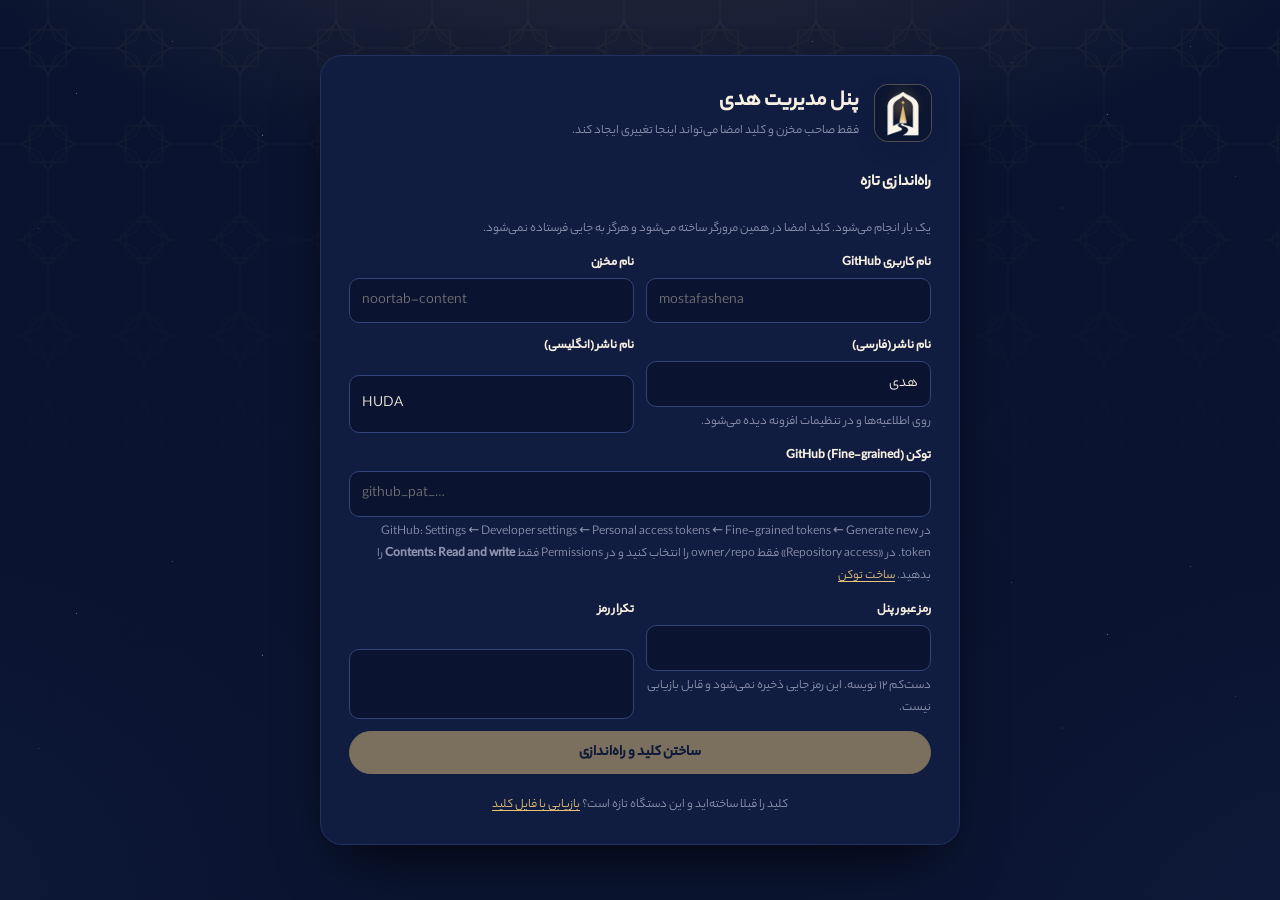
<file: index.html>
<!doctype html>
<html lang="fa" dir="rtl">
  <head>
    <meta charset="utf-8" />
    <meta name="viewport" content="width=device-width, initial-scale=1" />
    <meta name="referrer" content="no-referrer" />
    <meta http-equiv="Content-Security-Policy" content="default-src 'self'; script-src 'self'; style-src 'self'; img-src 'self' blob: data:; font-src 'self'; connect-src 'self' https://api.github.com https://api.aladhan.com https://geocoding-api.open-meteo.com; object-src 'none'; base-uri 'none'; form-action 'none'" />
    <meta name="robots" content="noindex, nofollow" />
    <title>پنل مدیریت هدی</title>
    <link rel="icon" href="./icon128.png" />
    <link rel="stylesheet" href="./assets/admin.css" />
  </head>
  <body>
    <noscript>برای استفاده از پنل، JavaScript را روشن کنید.</noscript>
    <div id="root"></div>
    <script type="module" src="./assets/admin.js"></script>
  </body>
</html>
</file>
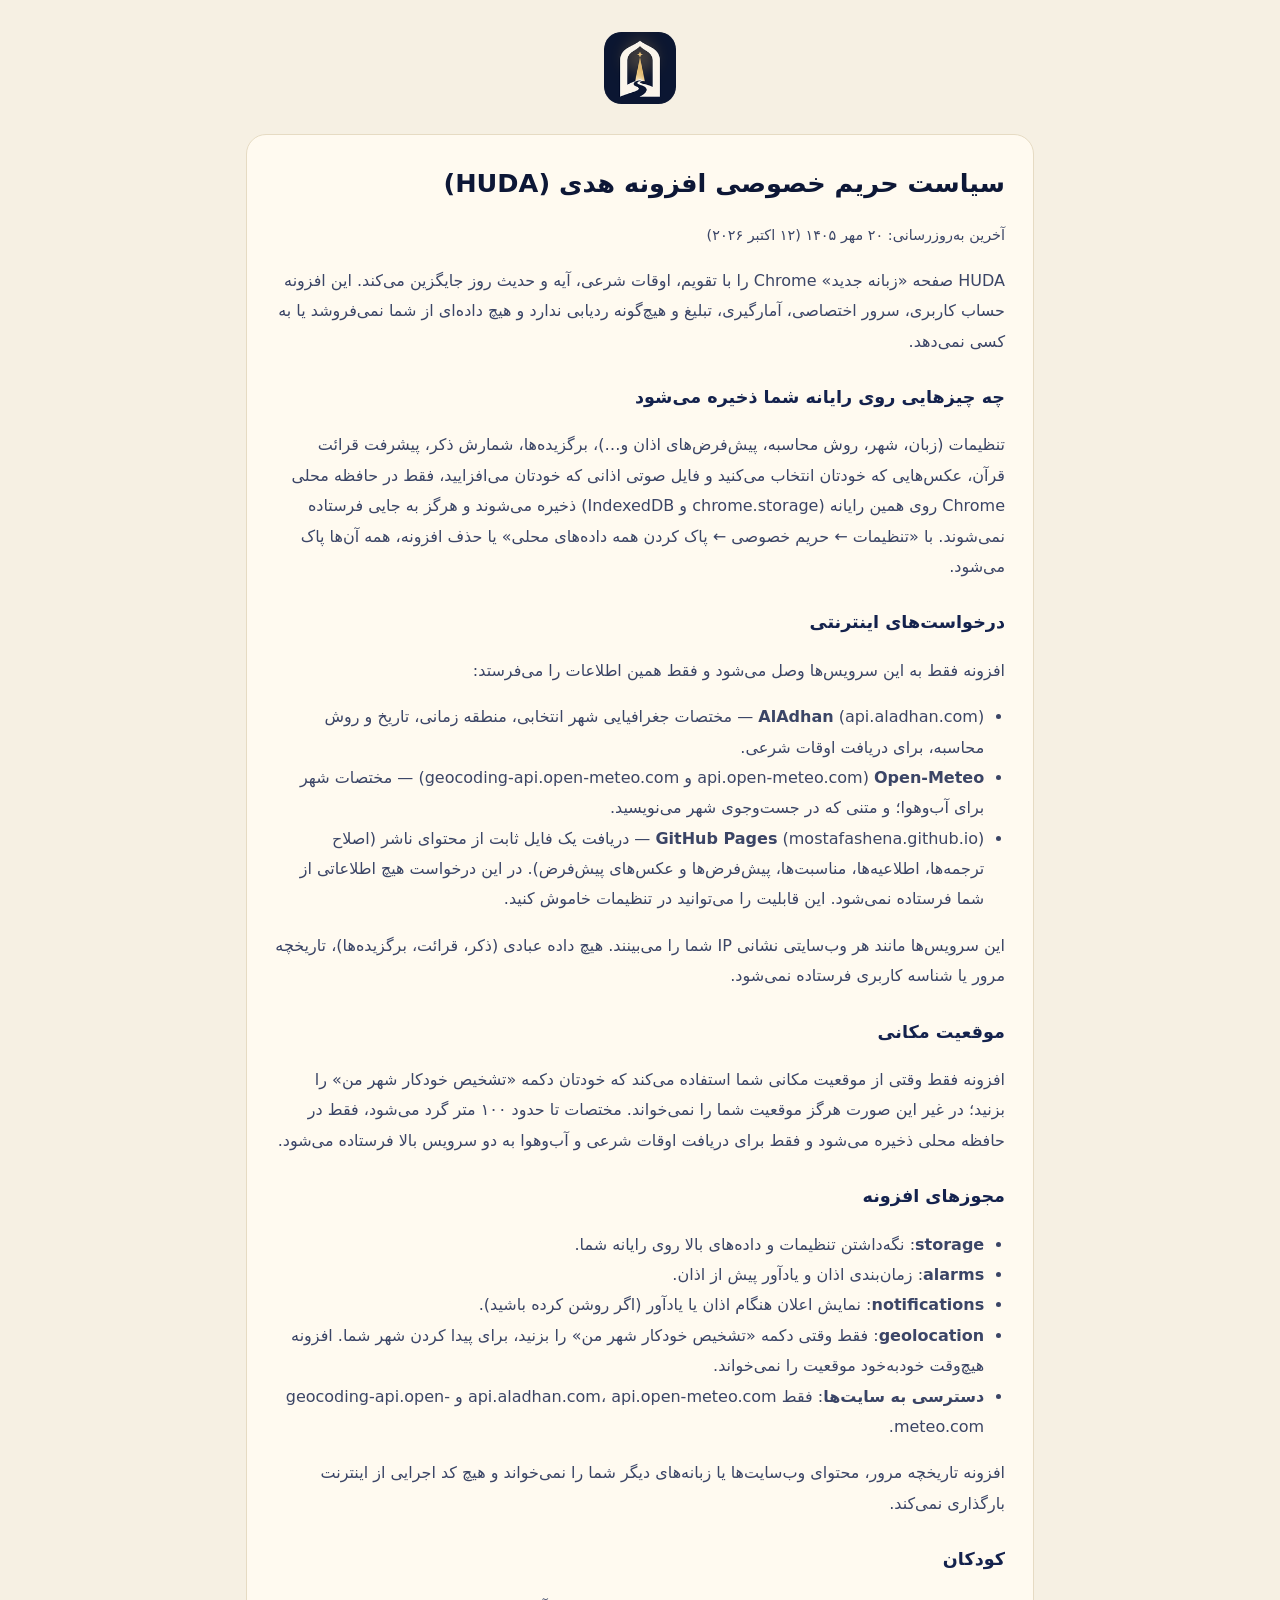
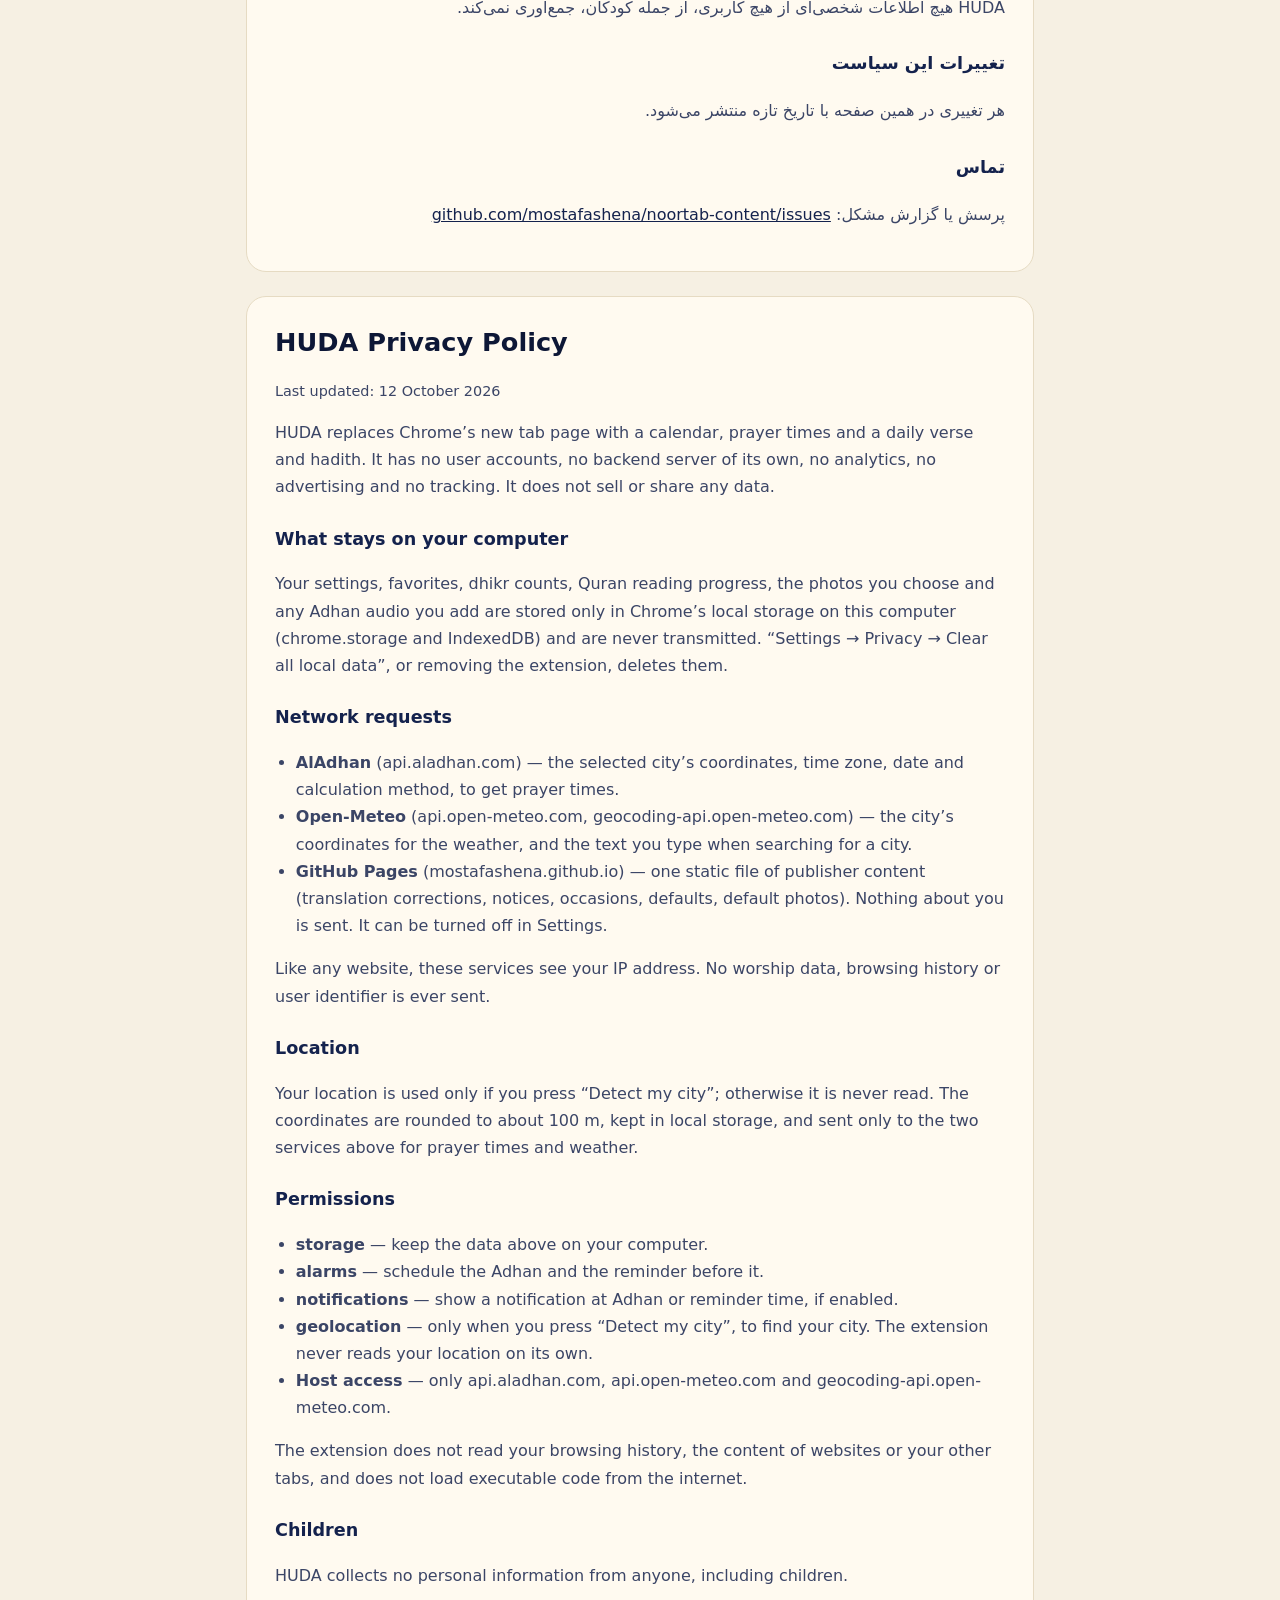
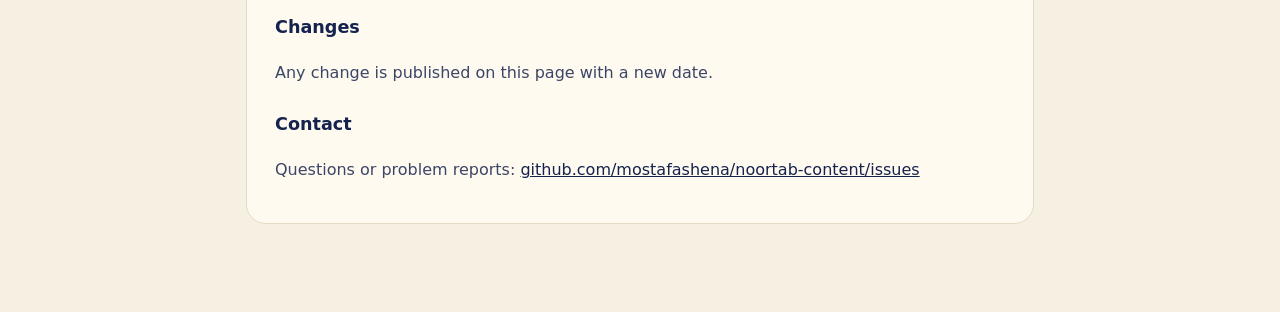
<file: privacy.html>
<!doctype html>
<html lang="fa" dir="rtl">
  <head>
    <meta charset="utf-8" />
    <meta name="viewport" content="width=device-width, initial-scale=1" />
    <title>سیاست حریم خصوصی هدی · HUDA Privacy Policy</title>
    <link rel="icon" href="./icon128.png" />
    <style>
      :root {
        color-scheme: light dark;
        --bg: #f6f0e3;
        --surface: #fffaf0;
        --ink: #0d1736;
        --ink-2: #3b4566;
        --line: #e6dbc3;
        --primary: #14224d;
      }
      @media (prefers-color-scheme: dark) {
        :root {
          --bg: #0a1430;
          --surface: #101c40;
          --ink: #f7f0e2;
          --ink-2: #cdc6b6;
          --line: #22315f;
          --primary: #e6c27a;
        }
      }
      * {
        box-sizing: border-box;
      }
      body {
        margin: 0;
        background: var(--bg);
        color: var(--ink);
        font: 16px/1.9 Tahoma, 'Segoe UI', system-ui, sans-serif;
      }
      main {
        max-width: 820px;
        margin: 0 auto;
        padding: 32px 16px 64px;
      }
      article {
        background: var(--surface);
        border: 1px solid var(--line);
        border-radius: 20px;
        padding: 24px 28px;
        margin-block-end: 24px;
      }
      h1 {
        font-size: 1.6rem;
        margin: 0 0 4px;
      }
      h2 {
        font-size: 1.1rem;
        margin: 24px 0 6px;
        color: var(--primary);
      }
      p,
      li {
        color: var(--ink-2);
      }
      ul {
        padding-inline-start: 1.3em;
      }
      a {
        color: var(--primary);
      }
      .meta {
        font-size: 0.9rem;
      }
      [lang='en'] {
        font-family: system-ui, 'Segoe UI', sans-serif;
        line-height: 1.7;
      }
    </style>
  </head>
  <body>
    <main>
      <p style="text-align:center;margin:0 0 20px"><img src="./brand-tile.png" width="72" height="72" alt="HUDA" style="border-radius:24%"></p>
      <article lang="fa" dir="rtl">
        <h1>سیاست حریم خصوصی افزونه هدی (HUDA)</h1>
        <p class="meta">آخرین به‌روزرسانی: ۲۰ مهر ۱۴۰۵ (۱۲ اکتبر ۲۰۲۶)</p>

        <p>HUDA صفحه «زبانه جدید» Chrome را با تقویم، اوقات شرعی، آیه و حدیث روز جایگزین می‌کند. این افزونه حساب کاربری، سرور اختصاصی، آمارگیری، تبلیغ و هیچ‌گونه ردیابی ندارد و هیچ داده‌ای از شما نمی‌فروشد یا به کسی نمی‌دهد.</p>

        <h2>چه چیزهایی روی رایانه شما ذخیره می‌شود</h2>
        <p>
          تنظیمات (زبان، شهر، روش محاسبه، پیش‌فرض‌های اذان و…)، برگزیده‌ها، شمارش ذکر، پیشرفت قرائت قرآن، عکس‌هایی که خودتان انتخاب می‌کنید و فایل صوتی اذانی که خودتان می‌افزایید، فقط در حافظه محلی Chrome روی همین رایانه (chrome.storage و IndexedDB) ذخیره می‌شوند و
          هرگز به جایی فرستاده نمی‌شوند. با «تنظیمات ← حریم خصوصی ← پاک کردن همه داده‌های محلی» یا حذف افزونه، همه آن‌ها پاک می‌شود.
        </p>

        <h2>درخواست‌های اینترنتی</h2>
        <p>افزونه فقط به این سرویس‌ها وصل می‌شود و فقط همین اطلاعات را می‌فرستد:</p>
        <ul>
          <li><b>AlAdhan</b> (api.aladhan.com) — مختصات جغرافیایی شهر انتخابی، منطقه زمانی، تاریخ و روش محاسبه، برای دریافت اوقات شرعی.</li>
          <li><b>Open-Meteo</b> (api.open-meteo.com و geocoding-api.open-meteo.com) — مختصات شهر برای آب‌وهوا؛ و متنی که در جست‌وجوی شهر می‌نویسید.</li>
          <li><b>GitHub Pages</b> (mostafashena.github.io) — دریافت یک فایل ثابت از محتوای ناشر (اصلاح ترجمه‌ها، اطلاعیه‌ها، مناسبت‌ها، پیش‌فرض‌ها و عکس‌های پیش‌فرض). در این درخواست هیچ اطلاعاتی از شما فرستاده نمی‌شود. این قابلیت را می‌توانید در تنظیمات خاموش کنید.</li>
        </ul>
        <p>این سرویس‌ها مانند هر وب‌سایتی نشانی IP شما را می‌بینند. هیچ داده عبادی (ذکر، قرائت، برگزیده‌ها)، تاریخچه مرور یا شناسه کاربری فرستاده نمی‌شود.</p>

        <h2>موقعیت مکانی</h2>
        <p>افزونه فقط وقتی از موقعیت مکانی شما استفاده می‌کند که خودتان دکمه «تشخیص خودکار شهر من» را بزنید؛ در غیر این صورت هرگز موقعیت شما را نمی‌خواند. مختصات تا حدود ۱۰۰ متر گرد می‌شود، فقط در حافظه محلی ذخیره می‌شود و فقط برای دریافت اوقات شرعی و آب‌وهوا به دو سرویس بالا فرستاده می‌شود.</p>

        <h2>مجوزهای افزونه</h2>
        <ul>
          <li><b>storage</b>: نگه‌داشتن تنظیمات و داده‌های بالا روی رایانه شما.</li>
          <li><b>alarms</b>: زمان‌بندی اذان و یادآور پیش از اذان.</li>
          <li><b>notifications</b>: نمایش اعلان هنگام اذان یا یادآور (اگر روشن کرده باشید).</li>
          <li><b>geolocation</b>: فقط وقتی دکمه «تشخیص خودکار شهر من» را بزنید، برای پیدا کردن شهر شما. افزونه هیچ‌وقت خودبه‌خود موقعیت را نمی‌خواند.</li>
          <li><b>دسترسی به سایت‌ها</b>: فقط api.aladhan.com، api.open-meteo.com و geocoding-api.open-meteo.com.</li>
        </ul>
        <p>افزونه تاریخچه مرور، محتوای وب‌سایت‌ها یا زبانه‌های دیگر شما را نمی‌خواند و هیچ کد اجرایی از اینترنت بارگذاری نمی‌کند.</p>

        <h2>کودکان</h2>
        <p>HUDA هیچ اطلاعات شخصی‌ای از هیچ کاربری، از جمله کودکان، جمع‌آوری نمی‌کند.</p>

        <h2>تغییرات این سیاست</h2>
        <p>هر تغییری در همین صفحه با تاریخ تازه منتشر می‌شود.</p>

        <h2>تماس</h2>
        <p>پرسش یا گزارش مشکل: <a href="https://github.com/mostafashena/noortab-content/issues">github.com/mostafashena/noortab-content/issues</a></p>
      </article>

      <article lang="en" dir="ltr">
        <h1>HUDA Privacy Policy</h1>
        <p class="meta">Last updated: 12 October 2026</p>

        <p>HUDA replaces Chrome’s new tab page with a calendar, prayer times and a daily verse and hadith. It has no user accounts, no backend server of its own, no analytics, no advertising and no tracking. It does not sell or share any data.</p>

        <h2>What stays on your computer</h2>
        <p>
          Your settings, favorites, dhikr counts, Quran reading progress, the photos you choose and any Adhan audio you add are stored only in Chrome’s local storage on this computer (chrome.storage and IndexedDB) and are never transmitted. “Settings → Privacy → Clear all local data”, or removing the
          extension, deletes them.
        </p>

        <h2>Network requests</h2>
        <ul>
          <li><b>AlAdhan</b> (api.aladhan.com) — the selected city’s coordinates, time zone, date and calculation method, to get prayer times.</li>
          <li><b>Open-Meteo</b> (api.open-meteo.com, geocoding-api.open-meteo.com) — the city’s coordinates for the weather, and the text you type when searching for a city.</li>
          <li><b>GitHub Pages</b> (mostafashena.github.io) — one static file of publisher content (translation corrections, notices, occasions, defaults, default photos). Nothing about you is sent. It can be turned off in Settings.</li>
        </ul>
        <p>Like any website, these services see your IP address. No worship data, browsing history or user identifier is ever sent.</p>

        <h2>Location</h2>
        <p>Your location is used only if you press “Detect my city”; otherwise it is never read. The coordinates are rounded to about 100 m, kept in local storage, and sent only to the two services above for prayer times and weather.</p>

        <h2>Permissions</h2>
        <ul>
          <li><b>storage</b> — keep the data above on your computer.</li>
          <li><b>alarms</b> — schedule the Adhan and the reminder before it.</li>
          <li><b>notifications</b> — show a notification at Adhan or reminder time, if enabled.</li>
          <li><b>geolocation</b> — only when you press “Detect my city”, to find your city. The extension never reads your location on its own.</li>
          <li><b>Host access</b> — only api.aladhan.com, api.open-meteo.com and geocoding-api.open-meteo.com.</li>
        </ul>
        <p>The extension does not read your browsing history, the content of websites or your other tabs, and does not load executable code from the internet.</p>

        <h2>Children</h2>
        <p>HUDA collects no personal information from anyone, including children.</p>

        <h2>Changes</h2>
        <p>Any change is published on this page with a new date.</p>

        <h2>Contact</h2>
        <p>Questions or problem reports: <a href="https://github.com/mostafashena/noortab-content/issues">github.com/mostafashena/noortab-content/issues</a></p>
      </article>
    </main>
  </body>
</html>
</file>
<file: assets/admin.css>
@font-face{font-family:Yekan Bakh;src:url("./YekanBakh-Light-4QTHQUDA.woff2") format("woff2");font-weight:300;font-style:normal;font-display:swap}@font-face{font-family:Yekan Bakh;src:url("./YekanBakh-Regular-XJI5PCKU.woff2") format("woff2");font-weight:400;font-style:normal;font-display:swap}@font-face{font-family:Yekan Bakh;src:url("./YekanBakh-Medium-XVY5JBR6.woff2") format("woff2");font-weight:500;font-style:normal;font-display:swap}@font-face{font-family:Vazirmatn;src:url("./Vazirmatn-Variable-J7YSMCQ3.woff2") format("woff2");font-weight:100 900;font-style:normal;font-display:swap}@font-face{font-family:Amiri;src:url("./Amiri-Regular-ZVCHJ7IW.ttf") format("truetype");font-weight:400;font-style:normal;font-display:swap}@font-face{font-family:Amiri;src:url("./Amiri-Bold-BXEKCZ6B.ttf") format("truetype");font-weight:700;font-style:normal;font-display:swap}:root{color-scheme:light;--bg: #f6f0e3;--bg-deep: #ede3cf;--surface: #fffaf0;--surface-2: #f6eedd;--line: #e6dbc3;--line-strong: #d3c3a1;--ink: #0d1736;--ink-2: #3b4566;--ink-3: #6a7090;--primary: #14224d;--primary-strong: #0b1632;--primary-ink: #faf4ea;--primary-soft: #e6e7f0;--gold: #9c7329;--gold-line: #d4b46e;--gold-soft: #f5ead0;--gold-glow: rgb(214 170 90 / 22%);--celebration: #a8782a;--mourning: #5b6280;--observance: #3b4f8f;--danger: #a23a2c;--danger-soft: #f7e3de;--warn-soft: #fbf0d6;--brand-mark-bg: #0b1632;--brand-mark-line: #e4be76;--brand-mark-core: #faf4ea;--card-bg: rgb(255 250 240 / 88%);--card-edge: rgb(212 180 110 / 45%);--night: #0b1632;--ivory: #faf4ea;--gold-bright: #e9c77f;--shadow-sm: 0 1px 2px rgb(11 22 50 / 7%);--shadow: 0 1px 2px rgb(11 22 50 / 6%), 0 14px 32px -20px rgb(11 22 50 / 32%);--shadow-lg: 0 24px 60px -24px rgb(11 22 50 / 50%);--radius-lg: 22px;--radius: 16px;--radius-sm: 10px;--radius-pill: 999px;--space-1: 4px;--space-2: 8px;--space-3: 12px;--space-4: 16px;--space-5: 20px;--space-6: 28px;--space-7: 40px;--font-ui: "Yekan Bakh", "Vazirmatn", "Segoe UI", system-ui, -apple-system, "Helvetica Neue", Tahoma, sans-serif;--font-ar: "Amiri", "Scheherazade New", "Noto Naskh Arabic", "Traditional Arabic", "Geeza Pro", serif;--text-xs: .75rem;--text-sm: .8125rem;--text-md: .9375rem;--text-lg: 1.0625rem;--text-xl: 1.3rem}:root[data-theme=dark],.night{color-scheme:dark;--bg: #0a1430;--bg-deep: #060d22;--surface: #101c40;--surface-2: #15234c;--line: #22315f;--line-strong: #31437a;--ink: #f7f0e2;--ink-2: #cdc6b6;--ink-3: #9096b0;--primary: #e6c27a;--primary-strong: #f3d89c;--primary-ink: #0b1632;--primary-soft: #1d2a55;--gold: #e6c27a;--gold-line: #7d6a43;--gold-soft: #24284a;--gold-glow: rgb(230 194 122 / 18%);--celebration: #f0d08a;--mourning: #a6aecb;--observance: #9fb4ee;--danger: #f0998b;--danger-soft: #3a1f2a;--warn-soft: #2a2a40;--brand-mark-bg: #0b1632;--card-bg: rgb(16 28 64 / 72%);--card-edge: rgb(230 194 122 / 22%);--shadow-sm: 0 1px 2px rgb(0 0 0 / 35%);--shadow: 0 1px 2px rgb(0 0 0 / 30%), 0 18px 40px -22px rgb(0 0 0 / 80%);--shadow-lg: 0 24px 60px -20px rgb(0 0 0 / 85%)}*,*:before,*:after{box-sizing:border-box}html{font-size:16px;-webkit-text-size-adjust:100%}body{margin:0;min-height:100vh;background:var(--bg);color:var(--ink);font-family:var(--font-ui);font-size:var(--text-md);line-height:1.7;-webkit-font-smoothing:antialiased;text-rendering:optimizeLegibility}@media(prefers-color-scheme:dark){:root:not([data-theme]) body{background:#0a1430}}h1,h2,h3,p,ul,ol,dl,dd,figure{margin:0}ul,ol{padding:0;list-style:none}button,input,select,textarea{font:inherit;color:inherit}button{cursor:pointer}button:disabled{cursor:not-allowed;opacity:.5}svg{flex:none}:focus-visible{outline:2px solid var(--gold-line);outline-offset:2px;border-radius:6px}::selection{background:var(--gold-soft);color:var(--ink)}.sr-only{position:absolute;width:1px;height:1px;padding:0;margin:-1px;overflow:hidden;clip:rect(0,0,0,0);white-space:nowrap;border:0}.arabic{font-family:var(--font-ar);line-height:2.1;color:var(--ink);text-align:start}@media(prefers-reduced-motion:reduce){*,*:before,*:after{animation-duration:.01ms!important;animation-iteration-count:1!important;transition-duration:.01ms!important;scroll-behavior:auto!important}}body{background-color:var(--bg);background-image:radial-gradient(1100px 560px at 50% -220px,var(--gold-glow),transparent 72%),radial-gradient(900px 700px at 110% 110%,rgb(60 80 170 / 9%),transparent 70%),radial-gradient(800px 600px at -10% 100%,rgb(60 80 170 / 7%),transparent 70%);background-attachment:fixed}body:before{content:"";position:fixed;inset:0;z-index:-1;pointer-events:none;opacity:.06;background-image:url("data:image/svg+xml,%3Csvg xmlns='http://www.w3.org/2000/svg' width='96' height='96' viewBox='0 0 96 96'%3E%3Cg fill='none' stroke='%23c9a45a' stroke-width='1'%3E%3Cpath d='M48 20 L56 40 L76 48 L56 56 L48 76 L40 56 L20 48 L40 40 Z'/%3E%3Crect x='30' y='30' width='36' height='36'/%3E%3Crect x='30' y='30' width='36' height='36' transform='rotate(45 48 48)'/%3E%3Cpath d='M0 48 H20 M76 48 H96 M48 0 V20 M48 76 V96'/%3E%3C/g%3E%3C/svg%3E");background-size:96px 96px;-webkit-mask-image:linear-gradient(to bottom,#000 0%,rgb(0 0 0 / 35%) 45%,transparent 85%);mask-image:linear-gradient(to bottom,#000 0%,rgb(0 0 0 / 35%) 45%,transparent 85%)}:root[data-theme=dark] body:before{opacity:.07}:root[data-theme=dark] body:after{content:"";position:fixed;inset:0;z-index:-1;pointer-events:none;background-image:radial-gradient(1.2px 1.2px at 12% 18%,rgb(250 244 234 / 70%),transparent 60%),radial-gradient(1px 1px at 27% 8%,rgb(250 244 234 / 55%),transparent 60%),radial-gradient(1.4px 1.4px at 41% 26%,rgb(243 216 156 / 70%),transparent 60%),radial-gradient(1px 1px at 58% 12%,rgb(250 244 234 / 50%),transparent 60%),radial-gradient(1.3px 1.3px at 73% 22%,rgb(250 244 234 / 65%),transparent 60%),radial-gradient(1px 1px at 86% 9%,rgb(243 216 156 / 55%),transparent 60%),radial-gradient(1.1px 1.1px at 93% 34%,rgb(250 244 234 / 45%),transparent 60%),radial-gradient(1px 1px at 6% 44%,rgb(250 244 234 / 40%),transparent 60%),radial-gradient(1.2px 1.2px at 66% 40%,rgb(250 244 234 / 35%),transparent 60%);background-size:640px 520px;animation:huda-breathe 9s ease-in-out infinite alternate}@keyframes huda-breathe{0%{opacity:.55}to{opacity:1}}.card{background:var(--card-bg);border-color:var(--card-edge);-webkit-backdrop-filter:blur(12px) saturate(1.15);backdrop-filter:blur(12px) saturate(1.15)}:root[data-theme=dark] .card{box-shadow:inset 0 1px #faf4ea0d,var(--shadow)}.card__icon{background:var(--gold-soft);color:var(--gold)}:root[data-theme=dark] .card__icon{box-shadow:0 0 18px -4px var(--gold-glow)}:root[data-theme=dark] .arabic{text-shadow:0 0 28px rgb(230 194 122 / 14%)}.brand__mark{border-radius:24%;box-shadow:0 6px 22px -8px #0b163299}:root[data-theme=dark] .brand__mark{box-shadow:0 0 0 1px #e6c27a40,0 0 26px -6px var(--gold-glow)}.brand__name{background:linear-gradient(180deg,var(--primary) 0%,var(--primary-strong) 100%);-webkit-background-clip:text;background-clip:text;color:transparent}:root[data-theme=dark] .brand__name{background:linear-gradient(180deg,#f6dfa6,#d9b064);-webkit-background-clip:text;background-clip:text}.brand__latin{letter-spacing:.42em}.sacred{position:absolute;inset:0;inline-size:100%;block-size:100%;z-index:-2}.sacred__scene{transform:translate(-190px)}:root[dir=ltr] .sacred__scene{transform:translate(190px)}.sacred__star{transform-box:fill-box;transform-origin:center;filter:drop-shadow(0 0 10px rgb(243 216 156 / 85%));animation:huda-star 5s ease-in-out infinite}.sacred__beam{mix-blend-mode:screen;animation:huda-beam 8s ease-in-out infinite alternate}.sacred__halo{animation:huda-beam 10s ease-in-out infinite alternate}.sacred__twinkle{animation:huda-twinkle 4s ease-in-out infinite alternate}@keyframes huda-star{0%,to{transform:scale(1);opacity:.95}50%{transform:scale(1.12);opacity:1}}@keyframes huda-beam{0%{opacity:.7}to{opacity:1}}@keyframes huda-twinkle{0%{opacity:.15}to{opacity:.95}}@media(max-width:900px){.sacred__scene,:root[dir=ltr] .sacred__scene{transform:none}}@media(prefers-reduced-motion:reduce){:root[data-theme=dark] body:after,.sacred__star,.sacred__beam,.sacred__halo,.sacred__twinkle{animation:none}}:root[data-theme=dark] *,.night *{scrollbar-color:#2c3c6e transparent}a{color:inherit}code{font-family:ui-monospace,SFMono-Regular,Menlo,Consolas,monospace;font-size:.85em;background:var(--surface-2);padding:1px 6px;border-radius:6px}small{color:var(--ink-3)}.a-loading{display:grid;place-items:center;min-height:100vh;color:var(--ink-3)}.a-login{display:grid;place-items:center;min-height:100vh;padding:var(--space-5)}.a-login__card{width:min(640px,100%);background:var(--surface);border:1px solid var(--line);border-radius:var(--radius-lg);box-shadow:var(--shadow-lg);padding:var(--space-6);display:grid;gap:var(--space-5)}.a-brand{display:flex;align-items:center;gap:var(--space-4)}.a-brand h1{font-size:1.35rem}.a-brand__mark{inline-size:56px;block-size:56px;border-radius:24%;flex:none;box-shadow:0 0 0 1px #e6c27a4d,0 8px 24px -10px #0b163299}.a-brand--side .a-brand__mark{inline-size:42px;block-size:42px}.a-brand--side small{display:block;font-size:var(--text-xs)}.a-switch{text-align:center;color:var(--ink-3);font-size:var(--text-sm)}.a-forget{margin-block-start:var(--space-3);font-size:var(--text-sm)}.a-shell{display:grid;grid-template-columns:260px minmax(0,1fr);min-height:100vh}.a-side{position:sticky;top:0;block-size:100vh;overflow:auto;display:flex;flex-direction:column;gap:var(--space-4);padding:var(--space-5) var(--space-4);background:var(--surface);border-inline-end:1px solid var(--line)}.a-nav{display:grid;gap:2px;flex:1;align-content:start}.a-nav__group{margin:var(--space-4) var(--space-3) var(--space-1);font-size:var(--text-xs);font-weight:700;color:var(--ink-3)}.a-nav__item{display:flex;align-items:center;gap:var(--space-3);inline-size:100%;padding:var(--space-2) var(--space-3);border:0;border-radius:var(--radius-sm);background:transparent;color:var(--ink-2);font:inherit;text-align:start;cursor:pointer}.a-nav__item:hover{background:var(--surface-2)}.a-nav__item.is-active{background:var(--primary-soft);color:var(--primary);font-weight:700}.a-side__foot{display:grid;gap:var(--space-2)}.a-main{padding:var(--space-6);display:grid;gap:var(--space-5);align-content:start;min-width:0}.a-banner{position:sticky;top:var(--space-3);z-index:5;display:flex;align-items:center;justify-content:space-between;gap:var(--space-4);padding:var(--space-3) var(--space-4);border-radius:var(--radius);background:var(--gold-soft);border:1px solid var(--gold-line);box-shadow:var(--shadow)}.a-section{background:var(--card-bg);border:1px solid var(--card-edge);-webkit-backdrop-filter:blur(12px);backdrop-filter:blur(12px);border-radius:var(--radius-lg);box-shadow:var(--shadow-sm);padding:var(--space-5) var(--space-6);display:grid;gap:var(--space-4)}.a-section__head{display:flex;align-items:center;justify-content:space-between;gap:var(--space-3)}.a-section__head h2{font-size:1.2rem}.a-intro{display:grid;gap:var(--space-2);color:var(--ink-2)}.a-h{font-size:1rem;margin-block:var(--space-2)}.a-hint{display:block;color:var(--ink-3);font-size:var(--text-sm);line-height:1.7}.a-form{display:grid;gap:var(--space-3)}.a-field{display:grid;gap:var(--space-1);min-width:0}.a-field--wide{grid-column:1 / -1}.a-field__label{font-weight:600;font-size:var(--text-sm)}.a-input{inline-size:100%;padding:9px 12px;border:1px solid var(--line-strong);border-radius:var(--radius-sm);background:var(--bg);color:var(--ink);font:inherit}.a-input:focus{outline:2px solid var(--primary);outline-offset:1px}.a-input[readonly]{background:var(--surface-2);color:var(--ink-2)}.a-area{resize:vertical;line-height:1.9}.a-ar{font-family:Amiri,serif;font-size:1.15rem;line-height:2.1}select.a-input[size]{padding:4px}.a-check{display:flex;align-items:flex-start;gap:var(--space-2);cursor:pointer}.a-check input{margin-block-start:6px;accent-color:var(--primary)}.a-check span{display:grid}.a-grid2{display:grid;grid-template-columns:repeat(2,minmax(0,1fr));gap:var(--space-3)}.a-grid3{display:grid;grid-template-columns:repeat(3,minmax(0,1fr));gap:var(--space-3)}.a-row{display:flex;flex-wrap:wrap;align-items:center;gap:var(--space-3)}.a-group{border:1px solid var(--line);border-radius:var(--radius);padding:var(--space-3) var(--space-4)}.a-group legend{padding-inline:var(--space-2);font-weight:700}.a-mini{display:grid;gap:2px;font-size:var(--text-sm)}.a-btn{display:inline-flex;align-items:center;justify-content:center;gap:var(--space-2);padding:8px 16px;border-radius:var(--radius-pill);border:1px solid var(--line-strong);background:var(--surface);color:var(--ink);font:inherit;font-weight:600;cursor:pointer;white-space:nowrap}.a-btn:hover:not(:disabled){background:var(--surface-2)}.a-btn:disabled{opacity:.5;cursor:not-allowed}.a-btn--primary{background:var(--primary);border-color:var(--primary);color:var(--primary-ink)}.a-btn--primary:hover:not(:disabled){background:var(--primary-strong)}.a-btn--danger{color:var(--danger);border-color:color-mix(in srgb,var(--danger) 40%,transparent)}.a-btn--ghost{border-color:transparent;background:transparent}.a-link{display:inline-flex;align-items:center;gap:4px;padding:0;border:0;background:none;color:var(--primary);font:inherit;text-decoration:underline;text-underline-offset:3px;cursor:pointer}.a-note{padding:var(--space-3) var(--space-4);border-radius:var(--radius-sm);border:1px solid var(--line);background:var(--surface-2);line-height:1.8;white-space:pre-line}.a-note--warn{background:var(--warn-soft);border-color:var(--gold-line)}.a-note--error{background:var(--danger-soft);border-color:color-mix(in srgb,var(--danger) 35%,transparent);color:var(--danger)}.a-note--ok{background:var(--primary-soft);border-color:color-mix(in srgb,var(--primary) 30%,transparent)}.a-badge{display:inline-block;padding:0 8px;border-radius:var(--radius-pill);font-size:var(--text-xs);font-weight:700;background:var(--surface-2);color:var(--ink-2);white-space:nowrap}.a-badge--ok{background:var(--primary-soft);color:var(--primary)}.a-badge--warn{background:var(--warn-soft);color:var(--gold)}.a-badge--muted{background:var(--surface-2);color:var(--ink-3)}.a-list{margin:0;padding-inline-start:1.2em;display:grid;gap:2px}.a-facts{margin:0;padding-inline-start:1.2em;display:grid;gap:var(--space-1);color:var(--ink-2)}.a-pre{margin:0;padding:var(--space-3);background:var(--surface-2);border-radius:var(--radius-sm);overflow:auto;font-size:var(--text-xs);text-align:left}.a-quote{padding:var(--space-2) var(--space-3);border-inline-start:3px solid var(--line-strong);color:var(--ink-2)}.a-stats{display:grid;grid-template-columns:repeat(3,minmax(0,1fr));gap:var(--space-3)}.a-stat{display:grid;gap:2px;padding:var(--space-4);border-radius:var(--radius);background:var(--surface-2)}.a-stat span{font-size:var(--text-sm);color:var(--ink-3)}.a-stat strong{font-size:1.8rem;line-height:1.2}.a-toolbar{display:grid;grid-template-columns:minmax(0,1fr) 200px;gap:var(--space-3)}.a-split{display:grid;grid-template-columns:minmax(260px,2fr) minmax(0,3fr);gap:var(--space-5);align-items:start}.a-rows{list-style:none;margin:0;padding:0;display:grid;gap:var(--space-1);max-block-size:70vh;overflow:auto;padding-inline-end:var(--space-1)}.a-rows--compact{max-block-size:40vh}.a-rowbtn{display:grid;gap:2px;inline-size:100%;padding:var(--space-2) var(--space-3);border:1px solid transparent;border-radius:var(--radius-sm);background:transparent;color:inherit;font:inherit;text-align:start;cursor:pointer}.a-rowbtn:hover{background:var(--surface-2)}.a-rowbtn.is-active{border-color:var(--primary);background:var(--primary-soft)}.a-rowbtn__top{display:flex;flex-wrap:wrap;align-items:center;gap:var(--space-2);font-size:var(--text-xs)}.a-rowbtn__text{display:-webkit-box;-webkit-line-clamp:2;-webkit-box-orient:vertical;overflow:hidden;font-size:var(--text-sm);color:var(--ink-2)}.a-editor{position:sticky;top:80px;display:grid;gap:var(--space-3);padding:var(--space-4);border:1px solid var(--line);border-radius:var(--radius);background:var(--bg)}.a-occ{display:flex;align-items:center;justify-content:space-between;gap:var(--space-3);padding:var(--space-1) var(--space-2);border-block-end:1px solid var(--line);font-size:var(--text-sm)}.a-verse{padding:var(--space-3);border-radius:var(--radius-sm);background:var(--surface-2)}.a-default{display:grid;gap:var(--space-2);padding:var(--space-3) var(--space-4);border-radius:var(--radius);border:1px solid var(--line)}.a-default.is-on{border-color:color-mix(in srgb,var(--primary) 40%,transparent);background:color-mix(in srgb,var(--primary-soft) 45%,transparent)}.a-default__head{display:flex;align-items:center;justify-content:space-between;gap:var(--space-3);font-weight:700}.a-default__body{padding-inline-start:var(--space-5)}.a-table{border-collapse:collapse;inline-size:100%}.a-table th,.a-table td{padding:var(--space-2) var(--space-3);border-block-end:1px solid var(--line);text-align:start}.a-table th{font-weight:600;color:var(--ink-2)}.a-photos{display:grid;grid-template-columns:repeat(auto-fill,minmax(190px,1fr));gap:var(--space-3)}.a-photo{display:grid;gap:var(--space-2);align-content:start}.a-thumb{inline-size:100%;aspect-ratio:16 / 10;object-fit:cover;border-radius:var(--radius-sm);background:var(--surface-2)}.a-photo--add{display:grid;place-items:center;align-content:center;aspect-ratio:16 / 10;border:2px dashed var(--line-strong);border-radius:var(--radius-sm);color:var(--ink-3);cursor:pointer}.a-photo--add svg{font-size:1.6rem}.a-preview-bar{display:flex;align-items:center;gap:var(--space-2);padding:var(--space-3) var(--space-4);border-radius:var(--radius);border:1px solid var(--gold-line);background:var(--bg)}.a-preview-bar svg{color:var(--gold)}.a-modal{position:fixed;inset:0;z-index:50;display:grid;place-items:center;padding:var(--space-5);background:#0a140f73}.a-modal__card{inline-size:min(620px,100%);max-block-size:90vh;overflow:auto;display:grid;gap:var(--space-4);padding:var(--space-6);border-radius:var(--radius-lg);background:var(--surface);box-shadow:var(--shadow-lg)}@media(max-width:960px){.a-shell{grid-template-columns:1fr}.a-side{position:static;block-size:auto}.a-split,.a-stats,.a-grid2,.a-grid3{grid-template-columns:1fr}.a-main{padding:var(--space-4)}.a-editor{position:static}}
</file>
